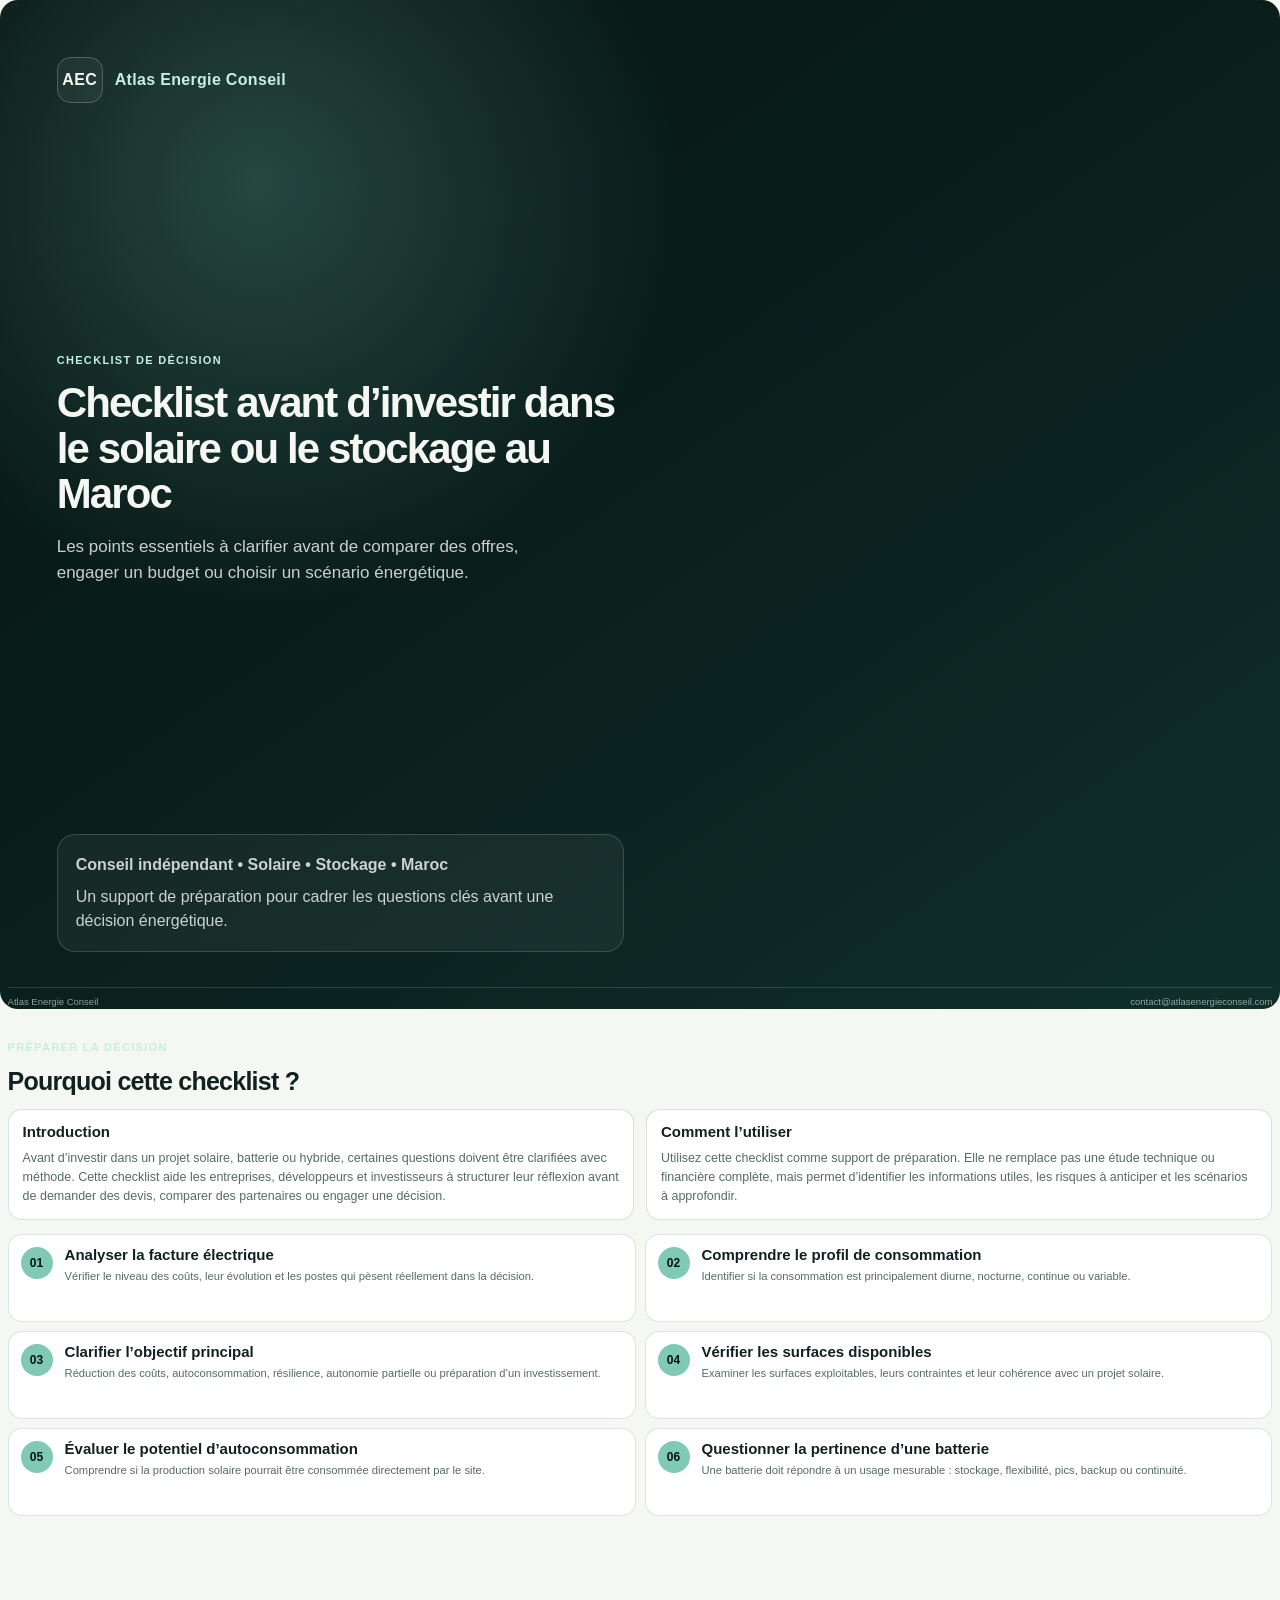
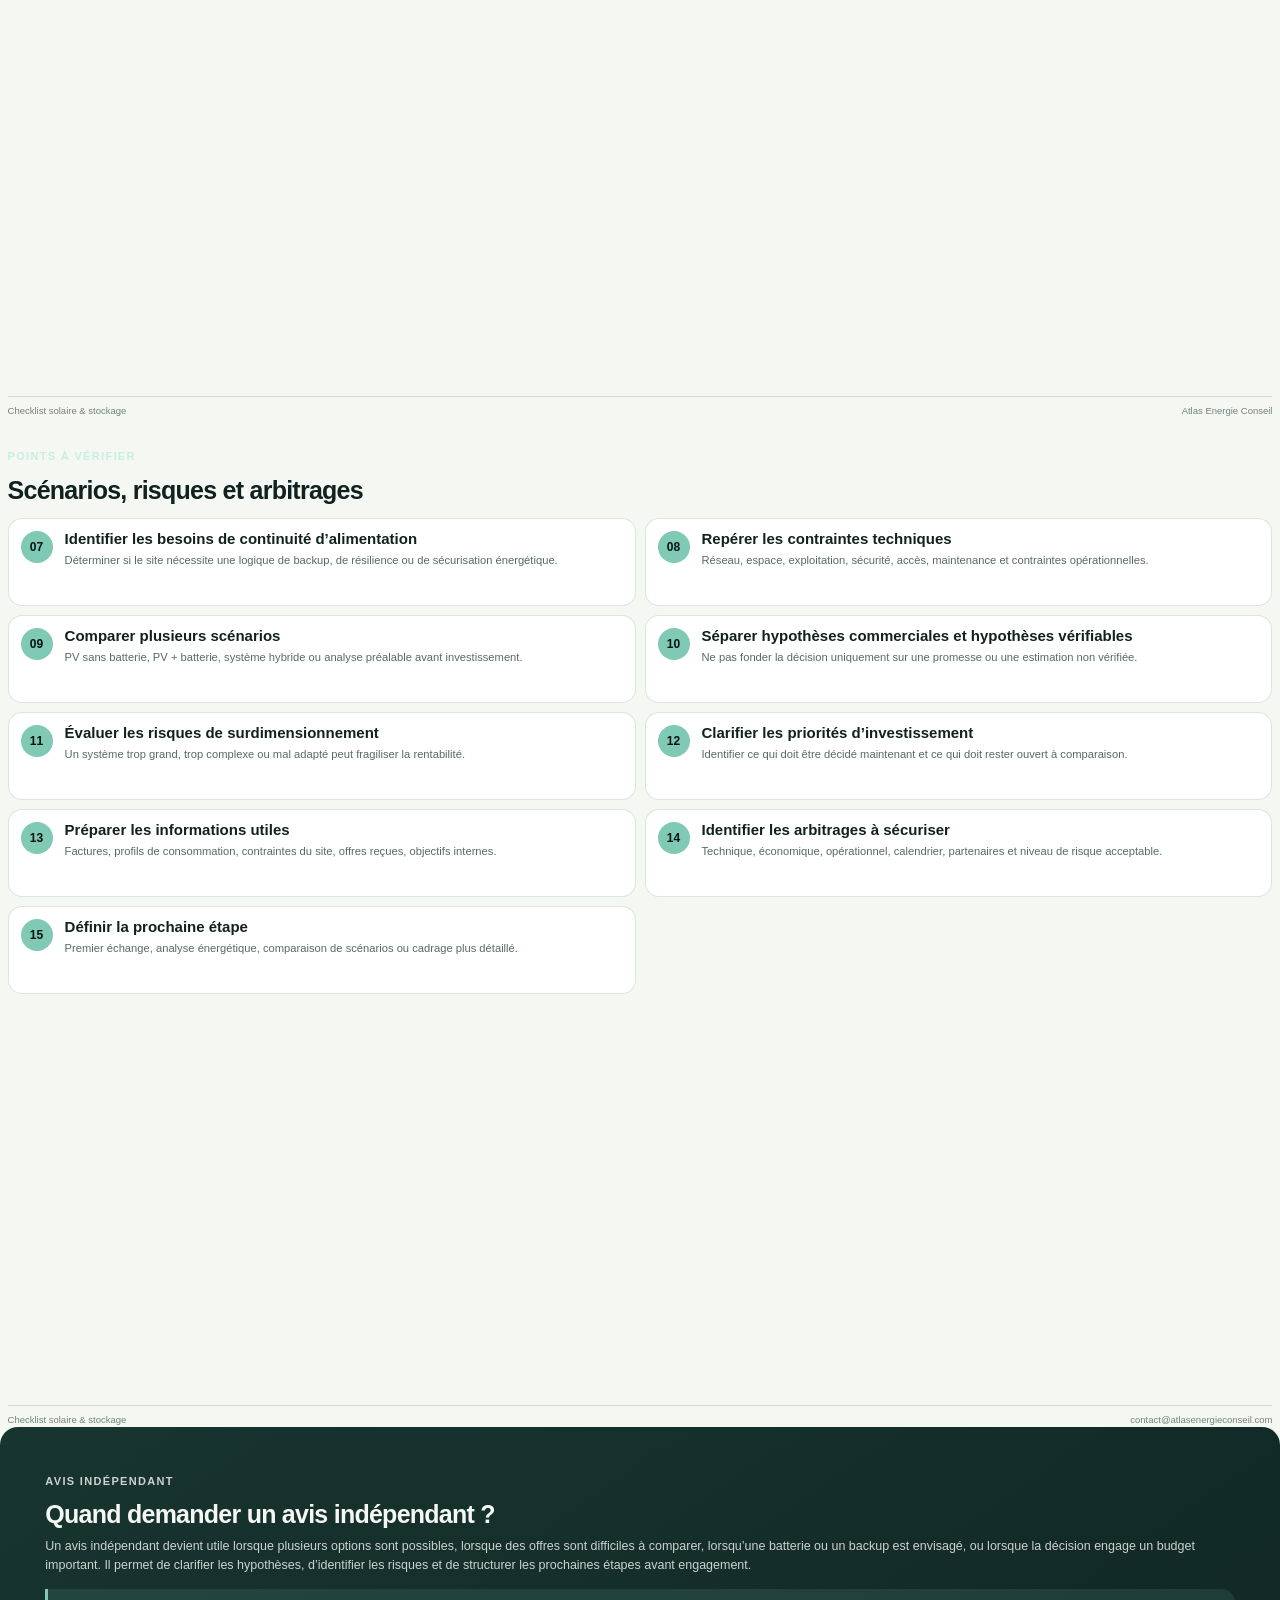
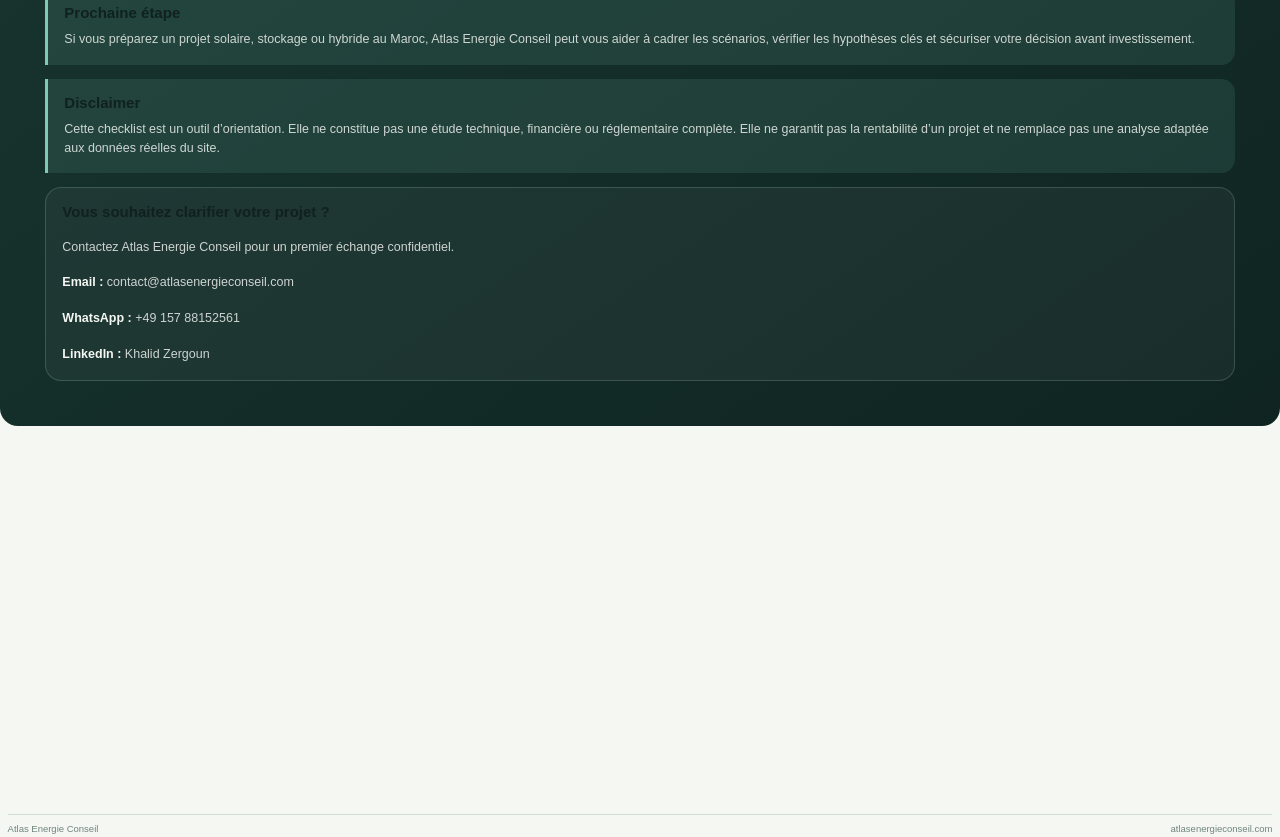
<file: assets/docs/checklist-solaire-stockage-maroc.html>
<!DOCTYPE html>
<html lang="fr">
<head>
  <meta charset="UTF-8">
  <meta name="viewport" content="width=device-width, initial-scale=1.0">
  <title>Checklist avant d’investir dans le solaire ou le stockage au Maroc</title>
  <style>
    @page {
      size: A4;
      margin: 15mm 13mm 16mm;
    }

    :root {
      --bg: #061412;
      --bg-soft: #0a201d;
      --surface: #0d2925;
      --surface-soft: #12352f;
      --border: #2e5d52;
      --text: #f5f7f3;
      --muted: #b2c5bf;
      --accent: #7fc9b5;
      --accent-strong: #c5efe2;
      --paper: #f4f7f2;
      --ink: #10211f;
      --ink-muted: #566b65;
    }

    * {
      box-sizing: border-box;
    }

    body {
      margin: 0;
      font-family: "Segoe UI", Arial, sans-serif;
      color: var(--ink);
      background: var(--paper);
      line-height: 1.5;
    }

    .page {
      position: relative;
      min-height: 267mm;
      padding: 0;
      page-break-after: always;
    }

    .page:last-child {
      page-break-after: auto;
    }

    .cover {
      display: grid;
      align-content: space-between;
      min-height: 267mm;
      padding: 15mm;
      border-radius: 18px;
      color: var(--text);
      background:
        radial-gradient(circle at 20% 18%, rgba(127, 201, 181, 0.26), transparent 32%),
        linear-gradient(145deg, #061412 0%, #0a201d 52%, #102f2a 100%);
    }

    .brand {
      display: flex;
      align-items: center;
      gap: 12px;
      color: var(--accent-strong);
      font-weight: 700;
      letter-spacing: 0.02em;
    }

    .brand-mark {
      display: inline-grid;
      place-items: center;
      width: 46px;
      height: 46px;
      border: 1px solid rgba(197, 239, 226, 0.24);
      border-radius: 14px;
      background: rgba(255, 255, 255, 0.05);
      color: var(--text);
      font-weight: 800;
    }

    .cover-content {
      max-width: 150mm;
    }

    .eyebrow {
      margin: 0 0 12px;
      color: var(--accent-strong);
      font-size: 11px;
      font-weight: 800;
      letter-spacing: 0.12em;
      text-transform: uppercase;
    }

    h1,
    h2,
    h3 {
      margin: 0;
      line-height: 1.08;
    }

    h1 {
      font-size: 42px;
      letter-spacing: -0.045em;
    }

    .subtitle {
      max-width: 126mm;
      margin: 18px 0 0;
      color: rgba(245, 247, 243, 0.82);
      font-size: 17px;
      line-height: 1.5;
    }

    .cover-note {
      display: grid;
      gap: 8px;
      max-width: 150mm;
      padding: 18px;
      border: 1px solid rgba(197, 239, 226, 0.18);
      border-radius: 18px;
      background: rgba(255, 255, 255, 0.05);
      color: rgba(245, 247, 243, 0.82);
    }

    .section {
      padding: 8mm 2mm 0;
    }

    .section-dark {
      padding: 12mm;
      border-radius: 18px;
      color: var(--text);
      background:
        linear-gradient(145deg, rgba(127, 201, 181, 0.12), rgba(255, 255, 255, 0.02)),
        var(--bg-soft);
    }

    h2 {
      color: var(--ink);
      font-size: 25px;
      letter-spacing: -0.03em;
    }

    .section-dark h2 {
      color: var(--text);
    }

    h3 {
      color: var(--ink);
      font-size: 15px;
    }

    p {
      margin: 9px 0 0;
      color: var(--ink-muted);
      font-size: 12.5px;
    }

    .section-dark p {
      color: rgba(245, 247, 243, 0.82);
    }

    .intro-grid {
      display: grid;
      grid-template-columns: 1fr 1fr;
      gap: 12px;
      margin-top: 14px;
    }

    .box {
      padding: 14px;
      border: 1px solid rgba(46, 93, 82, 0.18);
      border-radius: 14px;
      background: #ffffff;
    }

    .box.dark {
      border-color: rgba(197, 239, 226, 0.16);
      background: rgba(255, 255, 255, 0.045);
    }

    .checklist {
      display: grid;
      grid-template-columns: 1fr 1fr;
      gap: 9px;
      margin-top: 14px;
    }

    .item {
      display: grid;
      grid-template-columns: 34px 1fr;
      gap: 10px;
      min-height: 88px;
      padding: 12px;
      border: 1px solid rgba(46, 93, 82, 0.16);
      border-radius: 14px;
      background: #ffffff;
      break-inside: avoid;
    }

    .number {
      display: inline-grid;
      place-items: center;
      width: 32px;
      height: 32px;
      border-radius: 999px;
      color: var(--bg);
      background: var(--accent);
      font-size: 12px;
      font-weight: 800;
    }

    .item p {
      margin-top: 5px;
      font-size: 11.2px;
      line-height: 1.46;
    }

    .callout {
      margin-top: 14px;
      padding: 16px;
      border-left: 3px solid var(--accent);
      border-radius: 0 14px 14px 0;
      background: rgba(127, 201, 181, 0.12);
    }

    .contact-card {
      display: grid;
      gap: 8px;
      margin-top: 14px;
      padding: 16px;
      border: 1px solid rgba(197, 239, 226, 0.18);
      border-radius: 16px;
      background: rgba(255, 255, 255, 0.045);
    }

    .contact-card strong {
      color: var(--text);
    }

    .footer {
      position: absolute;
      right: 2mm;
      bottom: 0;
      left: 2mm;
      display: flex;
      justify-content: space-between;
      border-top: 1px solid rgba(46, 93, 82, 0.18);
      padding-top: 7px;
      color: #71847e;
      font-size: 9.5px;
    }

    .cover .footer,
    .section-dark .footer {
      color: rgba(245, 247, 243, 0.58);
      border-top-color: rgba(197, 239, 226, 0.16);
    }
  </style>
</head>
<body>
  <main>
    <section class="page cover">
      <div class="brand">
        <span class="brand-mark">AEC</span>
        <span>Atlas Energie Conseil</span>
      </div>

      <div class="cover-content">
        <p class="eyebrow">Checklist de décision</p>
        <h1>Checklist avant d’investir dans le solaire ou le stockage au Maroc</h1>
        <p class="subtitle">Les points essentiels à clarifier avant de comparer des offres, engager un budget ou choisir un scénario énergétique.</p>
      </div>

      <div class="cover-note">
        <strong>Conseil indépendant • Solaire • Stockage • Maroc</strong>
        <span>Un support de préparation pour cadrer les questions clés avant une décision énergétique.</span>
      </div>

      <div class="footer">
        <span>Atlas Energie Conseil</span>
        <span>contact@atlasenergieconseil.com</span>
      </div>
    </section>

    <section class="page">
      <div class="section">
        <p class="eyebrow">Préparer la décision</p>
        <h2>Pourquoi cette checklist ?</h2>
        <div class="intro-grid">
          <div class="box">
            <h3>Introduction</h3>
            <p>Avant d’investir dans un projet solaire, batterie ou hybride, certaines questions doivent être clarifiées avec méthode. Cette checklist aide les entreprises, développeurs et investisseurs à structurer leur réflexion avant de demander des devis, comparer des partenaires ou engager une décision.</p>
          </div>
          <div class="box">
            <h3>Comment l’utiliser</h3>
            <p>Utilisez cette checklist comme support de préparation. Elle ne remplace pas une étude technique ou financière complète, mais permet d’identifier les informations utiles, les risques à anticiper et les scénarios à approfondir.</p>
          </div>
        </div>

        <div class="checklist">
          <article class="item">
            <span class="number">01</span>
            <div>
              <h3>Analyser la facture électrique</h3>
              <p>Vérifier le niveau des coûts, leur évolution et les postes qui pèsent réellement dans la décision.</p>
            </div>
          </article>
          <article class="item">
            <span class="number">02</span>
            <div>
              <h3>Comprendre le profil de consommation</h3>
              <p>Identifier si la consommation est principalement diurne, nocturne, continue ou variable.</p>
            </div>
          </article>
          <article class="item">
            <span class="number">03</span>
            <div>
              <h3>Clarifier l’objectif principal</h3>
              <p>Réduction des coûts, autoconsommation, résilience, autonomie partielle ou préparation d’un investissement.</p>
            </div>
          </article>
          <article class="item">
            <span class="number">04</span>
            <div>
              <h3>Vérifier les surfaces disponibles</h3>
              <p>Examiner les surfaces exploitables, leurs contraintes et leur cohérence avec un projet solaire.</p>
            </div>
          </article>
          <article class="item">
            <span class="number">05</span>
            <div>
              <h3>Évaluer le potentiel d’autoconsommation</h3>
              <p>Comprendre si la production solaire pourrait être consommée directement par le site.</p>
            </div>
          </article>
          <article class="item">
            <span class="number">06</span>
            <div>
              <h3>Questionner la pertinence d’une batterie</h3>
              <p>Une batterie doit répondre à un usage mesurable : stockage, flexibilité, pics, backup ou continuité.</p>
            </div>
          </article>
        </div>
      </div>

      <div class="footer">
        <span>Checklist solaire & stockage</span>
        <span>Atlas Energie Conseil</span>
      </div>
    </section>

    <section class="page">
      <div class="section">
        <p class="eyebrow">Points à vérifier</p>
        <h2>Scénarios, risques et arbitrages</h2>
        <div class="checklist">
          <article class="item">
            <span class="number">07</span>
            <div>
              <h3>Identifier les besoins de continuité d’alimentation</h3>
              <p>Déterminer si le site nécessite une logique de backup, de résilience ou de sécurisation énergétique.</p>
            </div>
          </article>
          <article class="item">
            <span class="number">08</span>
            <div>
              <h3>Repérer les contraintes techniques</h3>
              <p>Réseau, espace, exploitation, sécurité, accès, maintenance et contraintes opérationnelles.</p>
            </div>
          </article>
          <article class="item">
            <span class="number">09</span>
            <div>
              <h3>Comparer plusieurs scénarios</h3>
              <p>PV sans batterie, PV + batterie, système hybride ou analyse préalable avant investissement.</p>
            </div>
          </article>
          <article class="item">
            <span class="number">10</span>
            <div>
              <h3>Séparer hypothèses commerciales et hypothèses vérifiables</h3>
              <p>Ne pas fonder la décision uniquement sur une promesse ou une estimation non vérifiée.</p>
            </div>
          </article>
          <article class="item">
            <span class="number">11</span>
            <div>
              <h3>Évaluer les risques de surdimensionnement</h3>
              <p>Un système trop grand, trop complexe ou mal adapté peut fragiliser la rentabilité.</p>
            </div>
          </article>
          <article class="item">
            <span class="number">12</span>
            <div>
              <h3>Clarifier les priorités d’investissement</h3>
              <p>Identifier ce qui doit être décidé maintenant et ce qui doit rester ouvert à comparaison.</p>
            </div>
          </article>
          <article class="item">
            <span class="number">13</span>
            <div>
              <h3>Préparer les informations utiles</h3>
              <p>Factures, profils de consommation, contraintes du site, offres reçues, objectifs internes.</p>
            </div>
          </article>
          <article class="item">
            <span class="number">14</span>
            <div>
              <h3>Identifier les arbitrages à sécuriser</h3>
              <p>Technique, économique, opérationnel, calendrier, partenaires et niveau de risque acceptable.</p>
            </div>
          </article>
          <article class="item">
            <span class="number">15</span>
            <div>
              <h3>Définir la prochaine étape</h3>
              <p>Premier échange, analyse énergétique, comparaison de scénarios ou cadrage plus détaillé.</p>
            </div>
          </article>
        </div>
      </div>

      <div class="footer">
        <span>Checklist solaire & stockage</span>
        <span>contact@atlasenergieconseil.com</span>
      </div>
    </section>

    <section class="page">
      <div class="section-dark">
        <p class="eyebrow">Avis indépendant</p>
        <h2>Quand demander un avis indépendant ?</h2>
        <p>Un avis indépendant devient utile lorsque plusieurs options sont possibles, lorsque des offres sont difficiles à comparer, lorsqu’une batterie ou un backup est envisagé, ou lorsque la décision engage un budget important. Il permet de clarifier les hypothèses, d’identifier les risques et de structurer les prochaines étapes avant engagement.</p>

        <div class="callout">
          <h3>Prochaine étape</h3>
          <p>Si vous préparez un projet solaire, stockage ou hybride au Maroc, Atlas Energie Conseil peut vous aider à cadrer les scénarios, vérifier les hypothèses clés et sécuriser votre décision avant investissement.</p>
        </div>

        <div class="callout">
          <h3>Disclaimer</h3>
          <p>Cette checklist est un outil d’orientation. Elle ne constitue pas une étude technique, financière ou réglementaire complète. Elle ne garantit pas la rentabilité d’un projet et ne remplace pas une analyse adaptée aux données réelles du site.</p>
        </div>

        <div class="contact-card">
          <h3>Vous souhaitez clarifier votre projet ?</h3>
          <p>Contactez Atlas Energie Conseil pour un premier échange confidentiel.</p>
          <p><strong>Email :</strong> contact@atlasenergieconseil.com</p>
          <p><strong>WhatsApp :</strong> +49 157 88152561</p>
          <p><strong>LinkedIn :</strong> Khalid Zergoun</p>
        </div>
      </div>

      <div class="footer">
        <span>Atlas Energie Conseil</span>
        <span>atlasenergieconseil.com</span>
      </div>
    </section>
  </main>
</body>
</html>
</file>
